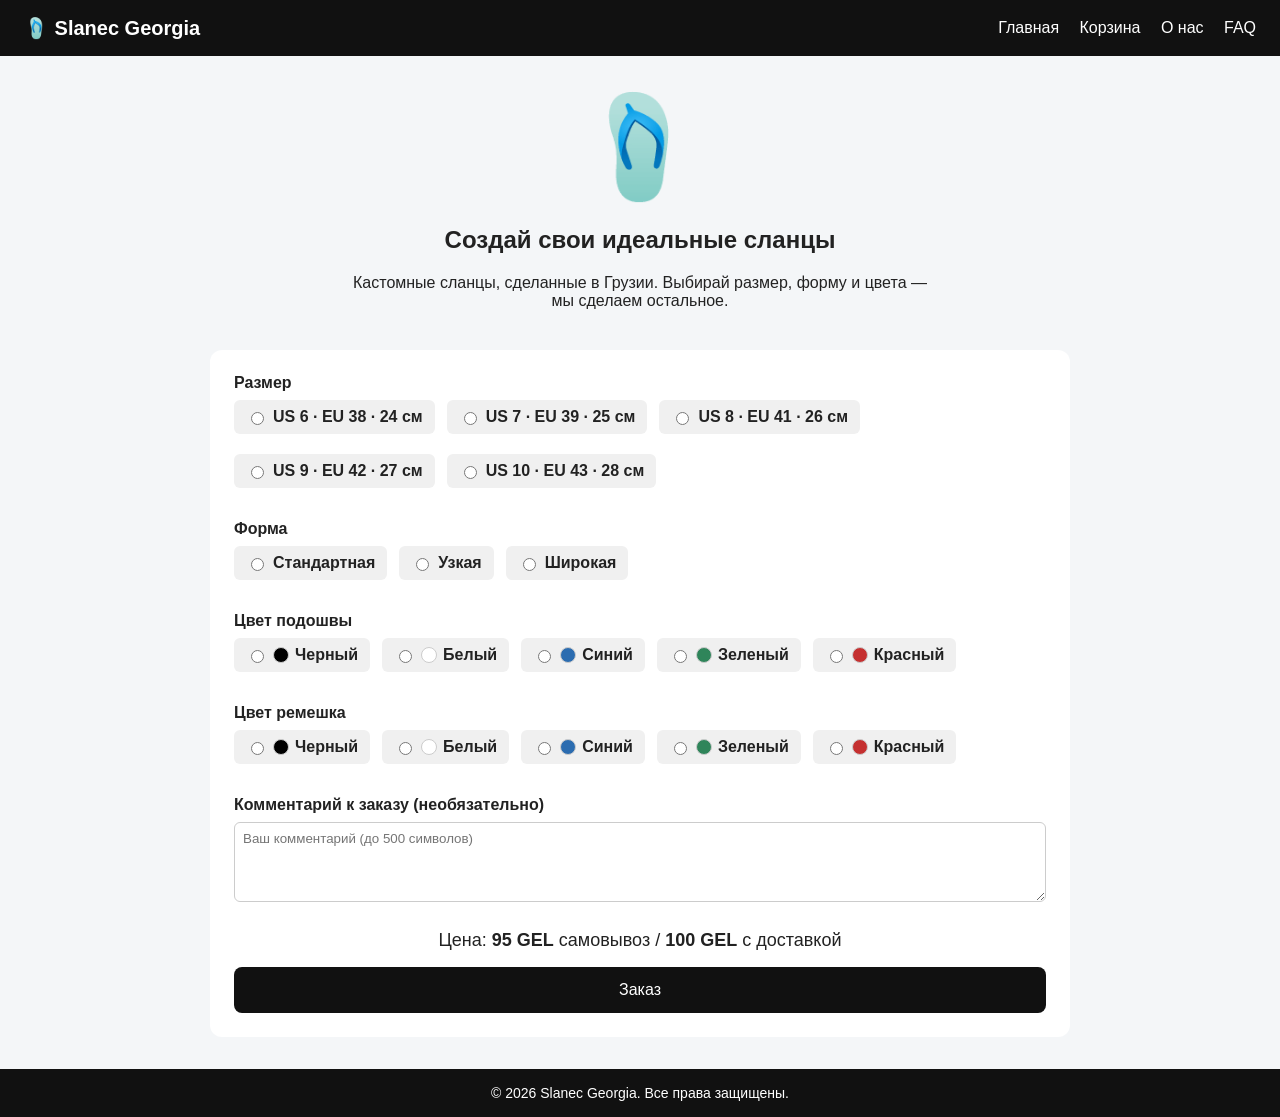
<file: index.html>
<!-- index.html -->
<!DOCTYPE html>
<html lang="ru">
<head>
  <meta charset="UTF-8" />
  <title>Slanec Georgia — Кастомные сланцы</title>
  <link rel="stylesheet" href="styles.css">
</head>
<body>
<header class="site-header">
  <div class="logo">🩴 Slanec Georgia</div>
  <nav>
    <a href="index.html">Главная</a>
    <a href="cart.html">Корзина</a>
    <a href="about.html">О нас</a>
    <a href="faq.html">FAQ</a>
  </nav>
</header>

<main class="container">
  <section class="hero">
    <div class="hero-logo">🩴</div>
    <h1>Создай свои идеальные сланцы</h1>
    <p class="hero-text">
      Кастомные сланцы, сделанные в Грузии. Выбирай размер, форму и цвета — мы сделаем остальное.
    </p>
  </section>

  <section class="constructor">
    <form id="productForm">
      <div class="field">
        <label>Размер</label>
        <div class="options">
          <label><input type="radio" name="size" value="US 6 / EU 38 / 24 см" required> US 6 · EU 38 · 24 см</label>
          <label><input type="radio" name="size" value="US 7 / EU 39 / 25 см"> US 7 · EU 39 · 25 см</label>
          <label><input type="radio" name="size" value="US 8 / EU 41 / 26 см"> US 8 · EU 41 · 26 см</label>
          <label><input type="radio" name="size" value="US 9 / EU 42 / 27 см"> US 9 · EU 42 · 27 см</label>
          <label><input type="radio" name="size" value="US 10 / EU 43 / 28 см"> US 10 · EU 43 · 28 см</label>
        </div>
      </div>

      <div class="field">
        <label>Форма</label>
        <div class="options">
          <label><input type="radio" name="shape" value="Стандартная" required> Стандартная</label>
          <label><input type="radio" name="shape" value="Узкая"> Узкая</label>
          <label><input type="radio" name="shape" value="Широкая"> Широкая</label>
        </div>
      </div>

      <div class="field">
        <label>Цвет подошвы</label>
        <div class="options colors">
          <label><input type="radio" name="soleColor" value="Черный" required><span class="swatch black"></span>Черный</label>
          <label><input type="radio" name="soleColor" value="Белый"><span class="swatch white"></span>Белый</label>
          <label><input type="radio" name="soleColor" value="Синий"><span class="swatch blue"></span>Синий</label>
          <label><input type="radio" name="soleColor" value="Зеленый"><span class="swatch green"></span>Зеленый</label>
          <label><input type="radio" name="soleColor" value="Красный"><span class="swatch red"></span>Красный</label>
        </div>
      </div>

      <div class="field">
        <label>Цвет ремешка</label>
        <div class="options colors">
          <label><input type="radio" name="strapColor" value="Черный" required><span class="swatch black"></span>Черный</label>
          <label><input type="radio" name="strapColor" value="Белый"><span class="swatch white"></span>Белый</label>
          <label><input type="radio" name="strapColor" value="Синий"><span class="swatch blue"></span>Синий</label>
          <label><input type="radio" name="strapColor" value="Зеленый"><span class="swatch green"></span>Зеленый</label>
          <label><input type="radio" name="strapColor" value="Красный"><span class="swatch red"></span>Красный</label>
        </div>
      </div>

      <div class="field">
        <label>Комментарий к заказу (необязательно)</label>
        <textarea name="comment" maxlength="500" placeholder="Ваш комментарий (до 500 символов)"></textarea>
      </div>

      <p class="price bottom-price">
        Цена: <strong>95 GEL</strong> самовывоз / <strong>100 GEL</strong> с доставкой
      </p>

      <button type="submit" class="order-btn">Заказ</button>
    </form>

    <p id="successMessage" class="success hidden">
      Сланцы в корзине и ждут любого вашего решения
    </p>
  </section>
</main>

<footer class="site-footer">
  © 2026 Slanec Georgia. Все права защищены.
</footer>

<script>
  const form = document.getElementById('productForm');
  const message = document.getElementById('successMessage');

  form.addEventListener('submit', function (e) {
    e.preventDefault();

    const data = new FormData(form);
    const item = {
      size: data.get('size'),
      shape: data.get('shape'),
      soleColor: data.get('soleColor'),
      strapColor: data.get('strapColor'),
      comment: data.get('comment') || ''
    };

    const cart = JSON.parse(localStorage.getItem('cart') || '[]');
    cart.push(item);
    localStorage.setItem('cart', JSON.stringify(cart));

    form.reset();
    message.classList.remove('hidden');
  });
</script>
</body>
</html>
</file>
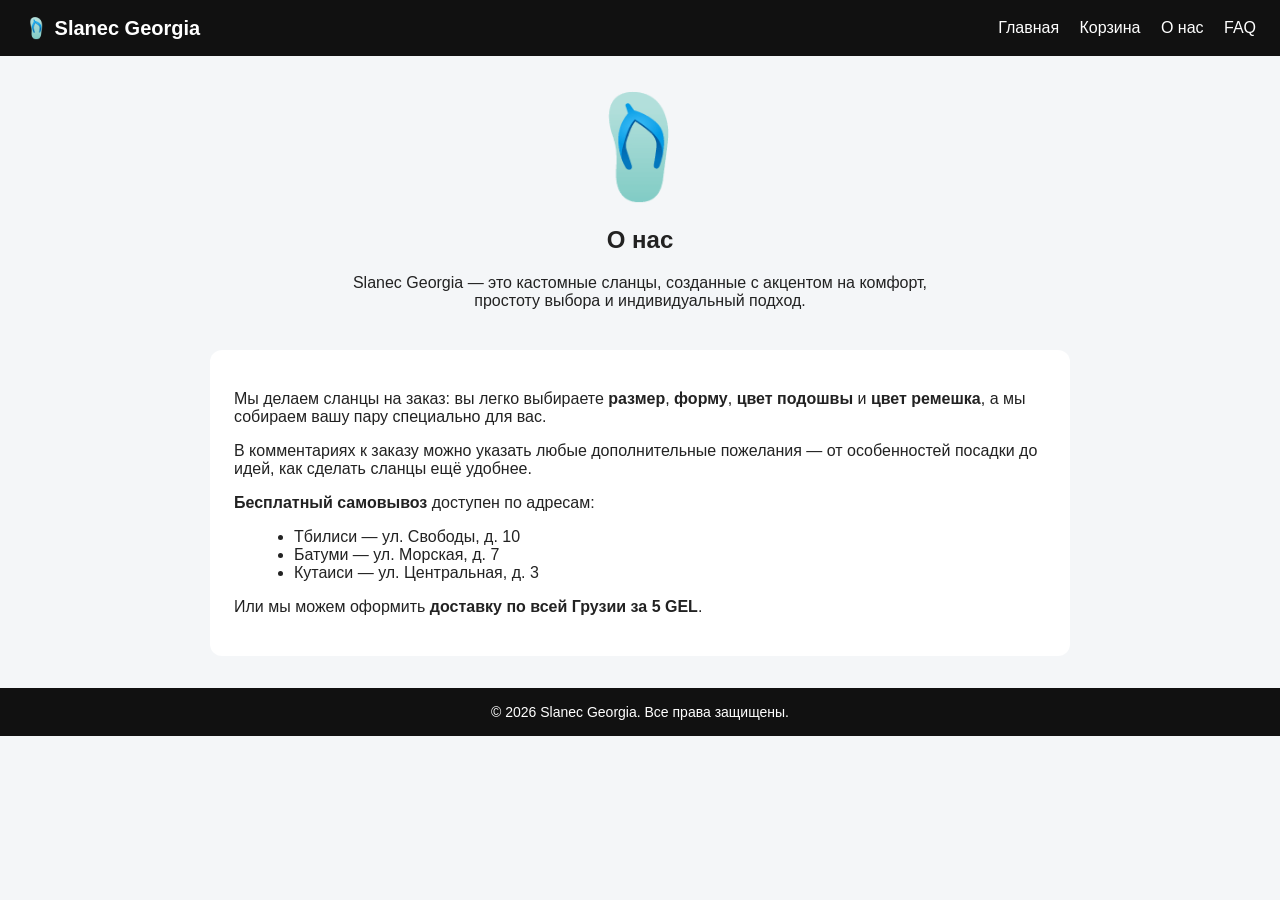
<file: about.html>
<!-- about.html -->
<!DOCTYPE html>
<html lang="ru">
<head>
  <meta charset="UTF-8">
  <title>О нас — Slanec Georgia</title>
  <link rel="stylesheet" href="styles.css">
</head>
<body>

<header class="site-header">
  <div class="logo">🩴 Slanec Georgia</div>
  <nav>
    <a href="index.html">Главная</a>
    <a href="cart.html">Корзина</a>
    <a href="about.html">О нас</a>
    <a href="faq.html">FAQ</a>
  </nav>
</header>

<main class="container">
  <section class="hero">
    <div class="hero-logo">🩴</div>
    <h1>О нас</h1>
    <p class="hero-text">
      Slanec Georgia — это кастомные сланцы, созданные с акцентом на комфорт,
      простоту выбора и индивидуальный подход.
    </p>
  </section>

  <section class="constructor">
    <p>
      Мы делаем сланцы на заказ: вы легко выбираете <strong>размер</strong>,
      <strong>форму</strong>, <strong>цвет подошвы</strong> и
      <strong>цвет ремешка</strong>, а мы собираем вашу пару специально для вас.
    </p>

    <p style="margin-top:16px;">
      В комментариях к заказу можно указать любые дополнительные пожелания —
      от особенностей посадки до идей, как сделать сланцы ещё удобнее.
    </p>

    <p style="margin-top:16px;">
      <strong>Бесплатный самовывоз</strong> доступен по адресам:
    </p>
    <ul style="margin-left:20px;">
      <li>Тбилиси — ул. Свободы, д. 10</li>
      <li>Батуми — ул. Морская, д. 7</li>
      <li>Кутаиси — ул. Центральная, д. 3</li>
    </ul>

    <p style="margin-top:16px;">
      Или мы можем оформить <strong>доставку по всей Грузии за 5 GEL</strong>.
    </p>
  </section>
</main>

<footer class="site-footer">
  © 2026 Slanec Georgia. Все права защищены.
</footer>

</body>
</html>
</file>
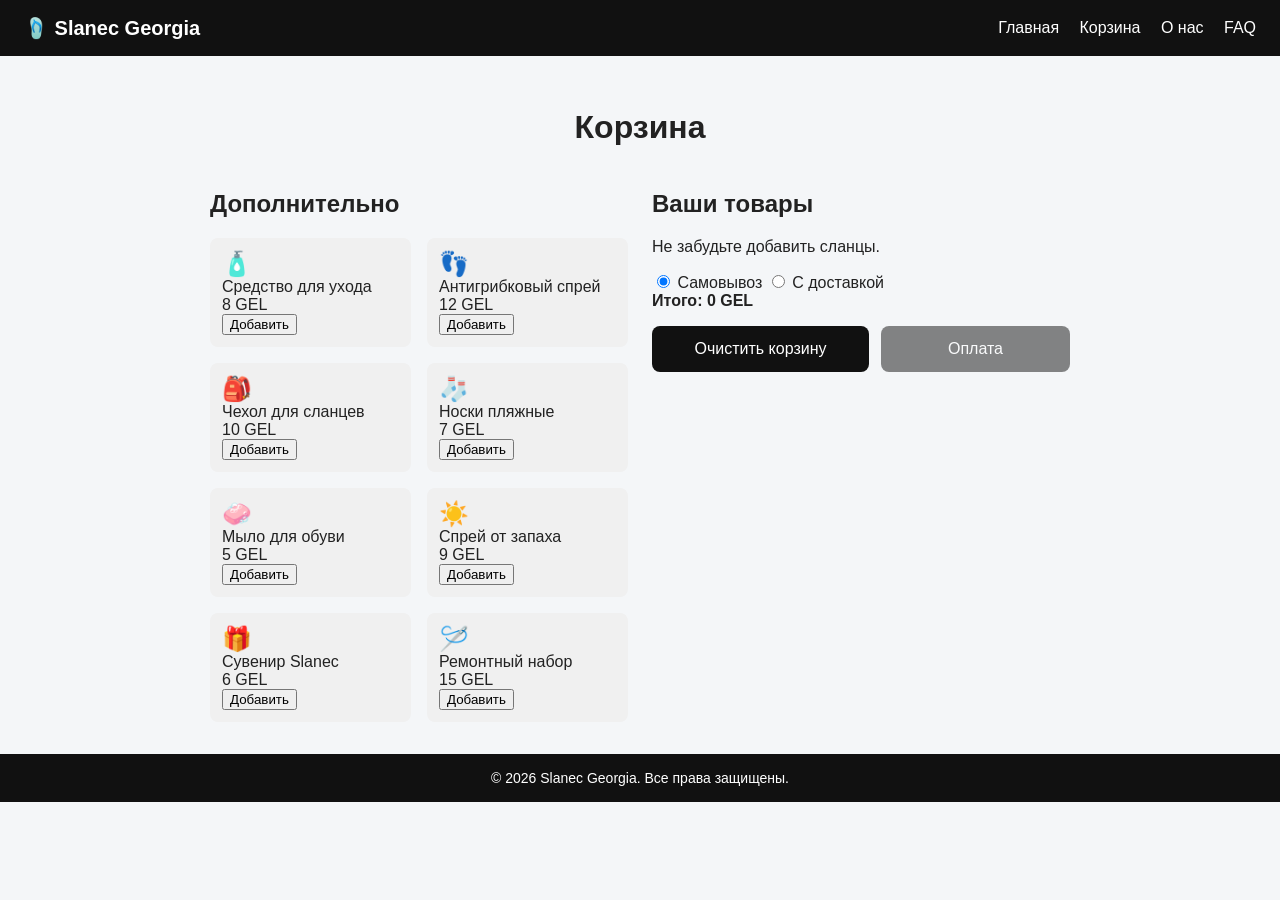
<file: cart.html>
<!-- cart.html -->
<!DOCTYPE html>
<html lang="ru">
<head>
  <meta charset="UTF-8">
  <title>Корзина — Slanec Georgia</title>
  <link rel="stylesheet" href="styles.css">
</head>
<body>

<header class="site-header">
  <div class="logo">🩴 Slanec Georgia</div>
  <nav>
    <a href="index.html">Главная</a>
    <a href="cart.html">Корзина</a>
    <a href="about.html">О нас</a>
    <a href="faq.html">FAQ</a>
  </nav>
</header>

<main class="container">
  <h1 style="text-align:center;margin-bottom:24px;">Корзина</h1>

  <div class="cart-layout">
    <!-- Левая колонка -->
    <section class="addons">
      <h2>Дополнительно</h2>
      <div class="addons-grid">
        <div class="addon"><div class="icon">🧴</div><div>Средство для ухода</div><div>8 GEL</div><button onclick="addAddon('Средство для ухода',8)">Добавить</button></div>
        <div class="addon"><div class="icon">👣</div><div>Антигрибковый спрей</div><div>12 GEL</div><button onclick="addAddon('Антигрибковый спрей',12)">Добавить</button></div>
        <div class="addon"><div class="icon">🎒</div><div>Чехол для сланцев</div><div>10 GEL</div><button onclick="addAddon('Чехол для сланцев',10)">Добавить</button></div>
        <div class="addon"><div class="icon">🧦</div><div>Носки пляжные</div><div>7 GEL</div><button onclick="addAddon('Носки пляжные',7)">Добавить</button></div>
        <div class="addon"><div class="icon">🧼</div><div>Мыло для обуви</div><div>5 GEL</div><button onclick="addAddon('Мыло для обуви',5)">Добавить</button></div>
        <div class="addon"><div class="icon">☀️</div><div>Спрей от запаха</div><div>9 GEL</div><button onclick="addAddon('Спрей от запаха',9)">Добавить</button></div>
        <div class="addon"><div class="icon">🎁</div><div>Сувенир Slanec</div><div>6 GEL</div><button onclick="addAddon('Сувенир Slanec',6)">Добавить</button></div>
        <div class="addon"><div class="icon">🪡</div><div>Ремонтный набор</div><div>15 GEL</div><button onclick="addAddon('Ремонтный набор',15)">Добавить</button></div>
      </div>
    </section>

    <!-- Правая колонка -->
    <section class="cart-items">
      <h2>Ваши товары</h2>
      <div id="itemsList"></div>
      <p id="noSlippers" class="hidden" style="margin-top:12px;">Не забудьте добавить сланцы.</p>

      <div class="purchase-options">
        <label>
          <input type="radio" name="delivery" value="pickup" onchange="renderCart()">
          Самовывоз
        </label>
        <label>
          <input type="radio" name="delivery" value="delivery" onchange="renderCart()">
          С доставкой
        </label>
      </div>

      <div class="summary" id="summary"></div>

      <div class="cart-actions">
        <button onclick="clearCart()" class="order-btn small">Очистить корзину</button>
        <a href="payment.html" class="pay-link">
          <button id="payBtn" class="order-btn small">Оплата</button>
        </a>
      </div>
    </section>
  </div>
</main>

<footer class="site-footer">
  © 2026 Slanec Georgia. Все права защищены.
</footer>

<script>
function getCart() {
  return JSON.parse(localStorage.getItem('cart') || '[]');
}

function saveCart(cart) {
  localStorage.setItem('cart', JSON.stringify(cart));
}

function getDelivery() {
  return localStorage.getItem('delivery') || 'pickup';
}

function saveDelivery(value) {
  localStorage.setItem('delivery', value);
}

function addAddon(name, price) {
  const cart = getCart();
  cart.push({ type: 'addon', name, price });
  saveCart(cart);
  renderCart();
}

function removeItem(index) {
  const cart = getCart();
  cart.splice(index, 1);
  saveCart(cart);
  renderCart();
}

function clearCart() {
  localStorage.removeItem('cart');
  renderCart();
}

function renderCart() {
  const cart = getCart();
  const list = document.getElementById('itemsList');
  const summary = document.getElementById('summary');
  const noSlippers = document.getElementById('noSlippers');
  const payBtn = document.getElementById('payBtn');

  list.innerHTML = '';
  summary.innerHTML = '';

  let total = 0;
  let hasSlippers = false;

  cart.forEach((item, i) => {
    const div = document.createElement('div');
    div.className = 'cart-item';

    if (!item.type) {
      hasSlippers = true;
      total += 95;
      div.innerHTML = `
        <div>
          <strong>Сланцы</strong><br>
          Размер: ${item.size}<br>
          Форма: ${item.shape}<br>
          Подошва: ${item.soleColor}<br>
          Ремешок: ${item.strapColor}<br>
          ${item.comment ? `Комментарий: ${item.comment}<br>` : ''}
          Цена: 95 GEL
        </div>
        <button onclick="removeItem(${i})">×</button>
      `;
    } else {
      total += item.price;
      div.innerHTML = `
        <div>
          <strong>${item.name}</strong><br>
          Цена: ${item.price} GEL
        </div>
        <button onclick="removeItem(${i})">×</button>
      `;
    }

    list.appendChild(div);
  });

  noSlippers.classList.toggle('hidden', hasSlippers);
  payBtn.disabled = !hasSlippers;

  const delivery = document.querySelector('input[name="delivery"]:checked').value;
  saveDelivery(delivery);

  if (delivery === 'delivery') {
    summary.innerHTML = `
      Цена доставки: 5 GEL<br>
      <strong>Итого: ${total + 5} GEL</strong>
    `;
  } else {
    summary.innerHTML = `<strong>Итого: ${total} GEL</strong>`;
  }
}

/* восстановление доставки */
(function restoreDelivery() {
  const saved = getDelivery();
  const radio = document.querySelector(`input[name="delivery"][value="${saved}"]`);
  if (radio) radio.checked = true;
})();

renderCart();
</script>

<style>
.cart-layout{display:grid;grid-template-columns:1fr 1fr;gap:24px}
.addons-grid{display:grid;grid-template-columns:repeat(2,1fr);gap:16px}
.addon,.cart-item{background:#f0f0f0;padding:12px;border-radius:8px}
.cart-item{display:flex;justify-content:space-between;margin-bottom:12px}
.icon{font-size:24px}

.cart-actions{
  display:flex;
  gap:12px;
  margin-top:16px;
}

.cart-actions > *{
  flex:1;
}

.order-btn.small{
  width:100%;
}

.pay-link{
  display:block;
}

button:disabled{
  opacity:0.5;
  cursor:not-allowed;
}
</style>

</body>
</html>
</file>
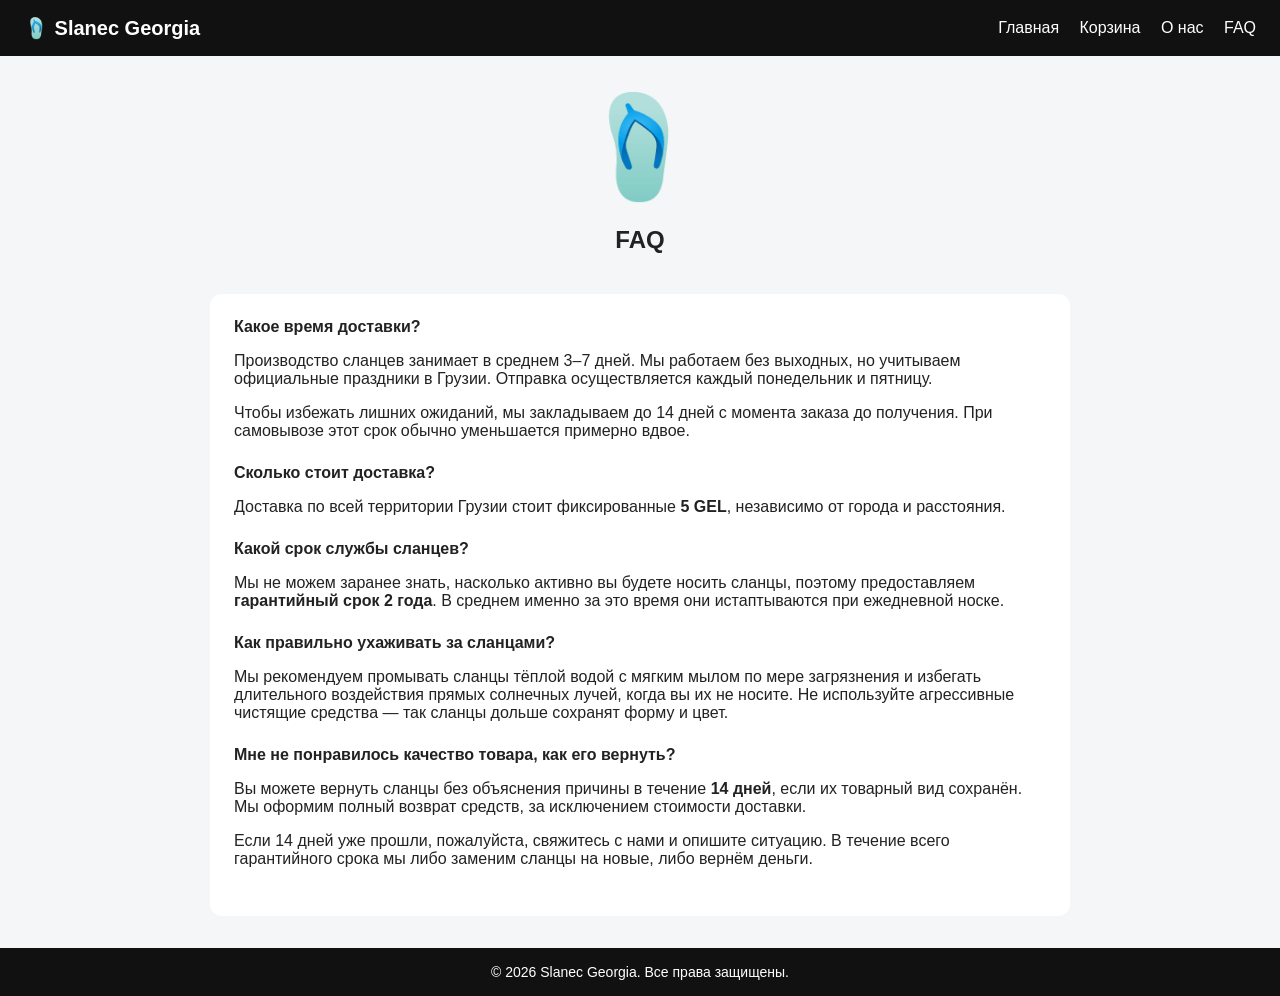
<file: faq.html>
<!-- faq.html -->
<!DOCTYPE html>
<html lang="ru">
<head>
  <meta charset="UTF-8">
  <title>FAQ — Slanec Georgia</title>
  <link rel="stylesheet" href="styles.css">
</head>
<body>

<header class="site-header">
  <div class="logo">🩴 Slanec Georgia</div>
  <nav>
    <a href="index.html">Главная</a>
    <a href="cart.html">Корзина</a>
    <a href="about.html">О нас</a>
    <a href="faq.html">FAQ</a>
  </nav>
</header>

<main class="container">
  <section class="hero">
    <div class="hero-logo">🩴</div>
    <h1>FAQ</h1>
  </section>

  <section class="constructor">
    <div class="field">
      <label>Какое время доставки?</label>
      <p>
        Производство сланцев занимает в среднем 3–7 дней. Мы работаем без выходных,
        но учитываем официальные праздники в Грузии. Отправка осуществляется каждый
        понедельник и пятницу.
      </p>
      <p>
        Чтобы избежать лишних ожиданий, мы закладываем до 14 дней с момента заказа
        до получения. При самовывозе этот срок обычно уменьшается примерно вдвое.
      </p>
    </div>

    <div class="field">
      <label>Сколько стоит доставка?</label>
      <p>
        Доставка по всей территории Грузии стоит фиксированные <strong>5 GEL</strong>,
        независимо от города и расстояния.
      </p>
    </div>

    <div class="field">
      <label>Какой срок службы сланцев?</label>
      <p>
        Мы не можем заранее знать, насколько активно вы будете носить сланцы,
        поэтому предоставляем <strong>гарантийный срок 2 года</strong>.
        В среднем именно за это время они истаптываются при ежедневной носке.
      </p>
    </div>

    <div class="field">
      <label>Как правильно ухаживать за сланцами?</label>
      <p>
        Мы рекомендуем промывать сланцы тёплой водой с мягким мылом по мере загрязнения
        и избегать длительного воздействия прямых солнечных лучей, когда вы их не носите.
        Не используйте агрессивные чистящие средства — так сланцы дольше сохранят форму и цвет.
      </p>
    </div>

    <div class="field">
      <label>Мне не понравилось качество товара, как его вернуть?</label>
      <p>
        Вы можете вернуть сланцы без объяснения причины в течение <strong>14 дней</strong>,
        если их товарный вид сохранён. Мы оформим полный возврат средств,
        за исключением стоимости доставки.
      </p>
      <p>
        Если 14 дней уже прошли, пожалуйста, свяжитесь с нами и опишите ситуацию.
        В течение всего гарантийного срока мы либо заменим сланцы на новые,
        либо вернём деньги.
      </p>
    </div>
  </section>
</main>

<footer class="site-footer">
  © 2026 Slanec Georgia. Все права защищены.
</footer>

</body>
</html>
</file>
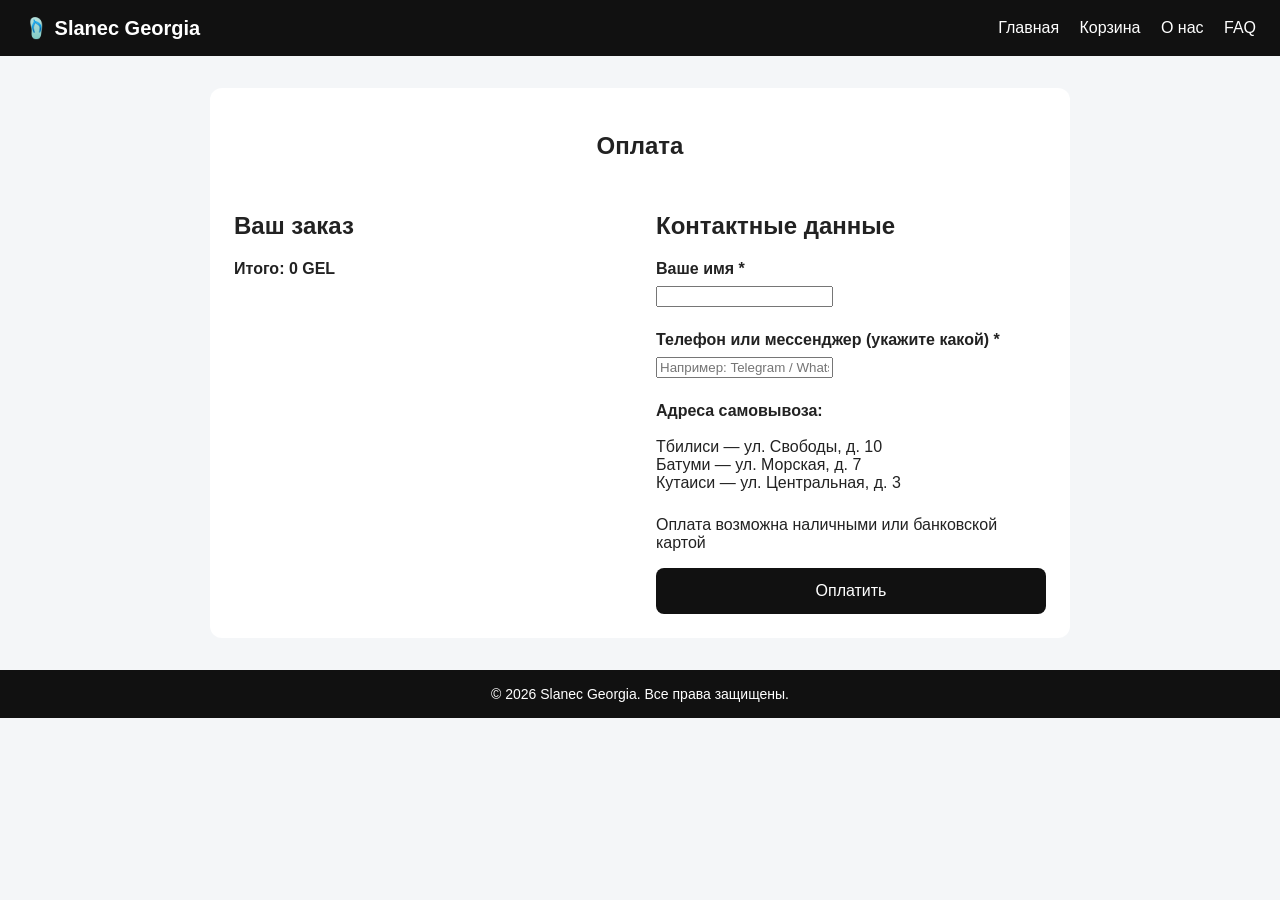
<file: payment.html>
<!-- payment.html -->
<!DOCTYPE html>
<html lang="ru">
<head>
  <meta charset="UTF-8">
  <title>Оплата — Slanec Georgia</title>
  <link rel="stylesheet" href="styles.css">
</head>
<body>

<header class="site-header">
  <div class="logo">🩴 Slanec Georgia</div>
  <nav>
    <a href="index.html">Главная</a>
    <a href="cart.html">Корзина</a>
    <a href="about.html">О нас</a>
    <a href="faq.html">FAQ</a>
  </nav>
</header>

<main class="container">
  <section class="constructor">
    <h1 style="text-align:center;margin-bottom:32px;">Оплата</h1>

    <div style="display:grid;grid-template-columns:1fr 1fr;gap:32px;">
      <!-- Заказ -->
      <div>
        <h2>Ваш заказ</h2>
        <div id="orderList"></div>
      </div>

      <!-- Форма -->
      <div>
        <h2>Контактные данные</h2>

        <div class="field">
          <label>Ваше имя *</label>
          <input type="text" id="nameInput">
        </div>

        <div class="field">
          <label>Телефон или мессенджер (укажите какой) *</label>
          <input
            type="text"
            id="contactInput"
            placeholder="Например: Telegram / WhatsApp +995..."
          >
        </div>

        <div class="field hidden" id="deliveryAddress">
          <label>Адрес доставки</label>
          <textarea placeholder="Улица, дом, квартира"></textarea>
        </div>

        <div class="field hidden" id="pickupInfo">
          <strong>Адреса самовывоза:</strong><br><br>
          Тбилиси — ул. Свободы, д. 10<br>
          Батуми — ул. Морская, д. 7<br>
          Кутаиси — ул. Центральная, д. 3
        </div>

        <p style="margin-top:24px;">
          Оплата возможна наличными или банковской картой
        </p>

        <button class="order-btn" onclick="pay()">Оплатить</button>

        <p id="error" style="margin-top:12px;color:#c53030;" class="hidden"></p>

        <p id="thanks" class="success hidden">
          Спасибо, что решили доверить именно нам комфорт ваших ног.
          В ближайшее время с вами свяжется менеджер и уточнит все детали.
        </p>
      </div>
    </div>
  </section>
</main>

<footer class="site-footer">
  © 2026 Slanec Georgia. Все права защищены.
</footer>

<script>
function getCart() {
  return JSON.parse(localStorage.getItem('cart') || '[]');
}

function getDeliveryType() {
  return localStorage.getItem('delivery') || 'pickup';
}

function renderOrder() {
  const list = document.getElementById('orderList');
  const cart = getCart();
  list.innerHTML = '';
  let total = 0;

  cart.forEach(item => {
    const div = document.createElement('div');
    div.style.marginBottom = '12px';

    if (!item.type) {
      total += 95;
      div.innerHTML = `
        <strong>Сланцы</strong><br>
        ${item.size}, ${item.shape}<br>
        Подошва: ${item.soleColor}, ремешок: ${item.strapColor}<br>
        Цена: 95 GEL
      `;
    } else {
      total += item.price;
      div.innerHTML = `
        <strong>${item.name}</strong><br>
        Цена: ${item.price} GEL
      `;
    }
    list.appendChild(div);
  });

  if (getDeliveryType() === 'delivery') {
    total += 5;
    const delivery = document.createElement('div');
    delivery.innerHTML = `Цена доставки: 5 GEL`;
    list.appendChild(delivery);
  }

  const totalDiv = document.createElement('div');
  totalDiv.style.marginTop = '16px';
  totalDiv.innerHTML = `<strong>Итого: ${total} GEL</strong>`;
  list.appendChild(totalDiv);
}

function applyDeliveryUI() {
  const isDelivery = getDeliveryType() === 'delivery';
  document.getElementById('deliveryAddress').classList.toggle('hidden', !isDelivery);
  document.getElementById('pickupInfo').classList.toggle('hidden', isDelivery);
}

function pay() {
  const name = document.getElementById('nameInput').value.trim();
  const contact = document.getElementById('contactInput').value.trim();
  const error = document.getElementById('error');

  error.classList.add('hidden');
  error.textContent = '';

  if (name.length < 1) {
    error.textContent = 'Пожалуйста, укажите ваше имя.';
    error.classList.remove('hidden');
    return;
  }

  if (contact.length < 6) {
    error.textContent = 'Пожалуйста, укажите корректный телефон или мессенджер.';
    error.classList.remove('hidden');
    return;
  }

  /* УСПЕШНАЯ "ОПЛАТА" */
  document.getElementById('thanks').classList.remove('hidden');

  /* ОЧИСТКА КОРЗИНЫ И ДОСТАВКИ */
  localStorage.removeItem('cart');
  localStorage.removeItem('delivery');
}

renderOrder();
applyDeliveryUI();
</script>

</body>
</html>
</file>
<file: styles.css>
/* styles.css */
* {
  box-sizing: border-box;
  font-family: Arial, Helvetica, sans-serif;
}

body {
  margin: 0;
  background: #f4f6f8;
  color: #222;
}

.site-header,
.site-footer {
  background: #111;
  color: #fff;
  padding: 16px 24px;
}

.site-header {
  display: flex;
  justify-content: space-between;
  align-items: center;
}

.site-header .logo {
  font-weight: bold;
  font-size: 20px;
}

.site-header nav a {
  color: #fff;
  margin-left: 16px;
  text-decoration: none;
}

.site-header nav a:hover {
  text-decoration: underline;
}

.site-footer {
  text-align: center;
  font-size: 14px;
}

.container {
  max-width: 900px;
  margin: 0 auto;
  padding: 32px 20px;
}

.hero {
  text-align: center;
  margin-bottom: 40px;
}

.hero-logo {
  font-size: 100px;
  margin-bottom: 16px;
}

.hero-text {
  max-width: 600px;
  margin: 0 auto;
}

.constructor {
  background: #fff;
  padding: 24px;
  border-radius: 12px;
}

.field {
  margin-bottom: 24px;
}

.field label {
  display: block;
  font-weight: bold;
  margin-bottom: 8px;
}

.options {
  display: flex;
  flex-wrap: wrap;
  gap: 12px;
}

.options label {
  display: flex;
  align-items: center;
  gap: 6px;
  cursor: pointer;
  background: #f0f0f0;
  padding: 8px 12px;
  border-radius: 6px;
}

.colors label {
  min-width: 120px;
}

.options input {
  accent-color: #111;
}

.swatch {
  width: 16px;
  height: 16px;
  border-radius: 50%;
  border: 1px solid #ccc;
}

.black { background: #000; }
.white { background: #fff; }
.blue { background: #2b6cb0; }
.green { background: #2f855a; }
.red { background: #c53030; }

textarea {
  width: 100%;
  min-height: 80px;
  padding: 8px;
  border-radius: 6px;
  border: 1px solid #ccc;
}

.price.bottom-price {
  text-align: center;
  font-size: 18px;
  margin-bottom: 16px;
}

.order-btn {
  width: 100%;
  padding: 14px;
  font-size: 16px;
  border: none;
  border-radius: 8px;
  background: #111;
  color: #fff;
  cursor: pointer;
}

.order-btn:hover {
  background: #333;
}

.success {
  margin-top: 20px;
  text-align: center;
  font-weight: bold;
  color: #2f855a;
}

.hidden {
  display: none;
}
</file>
